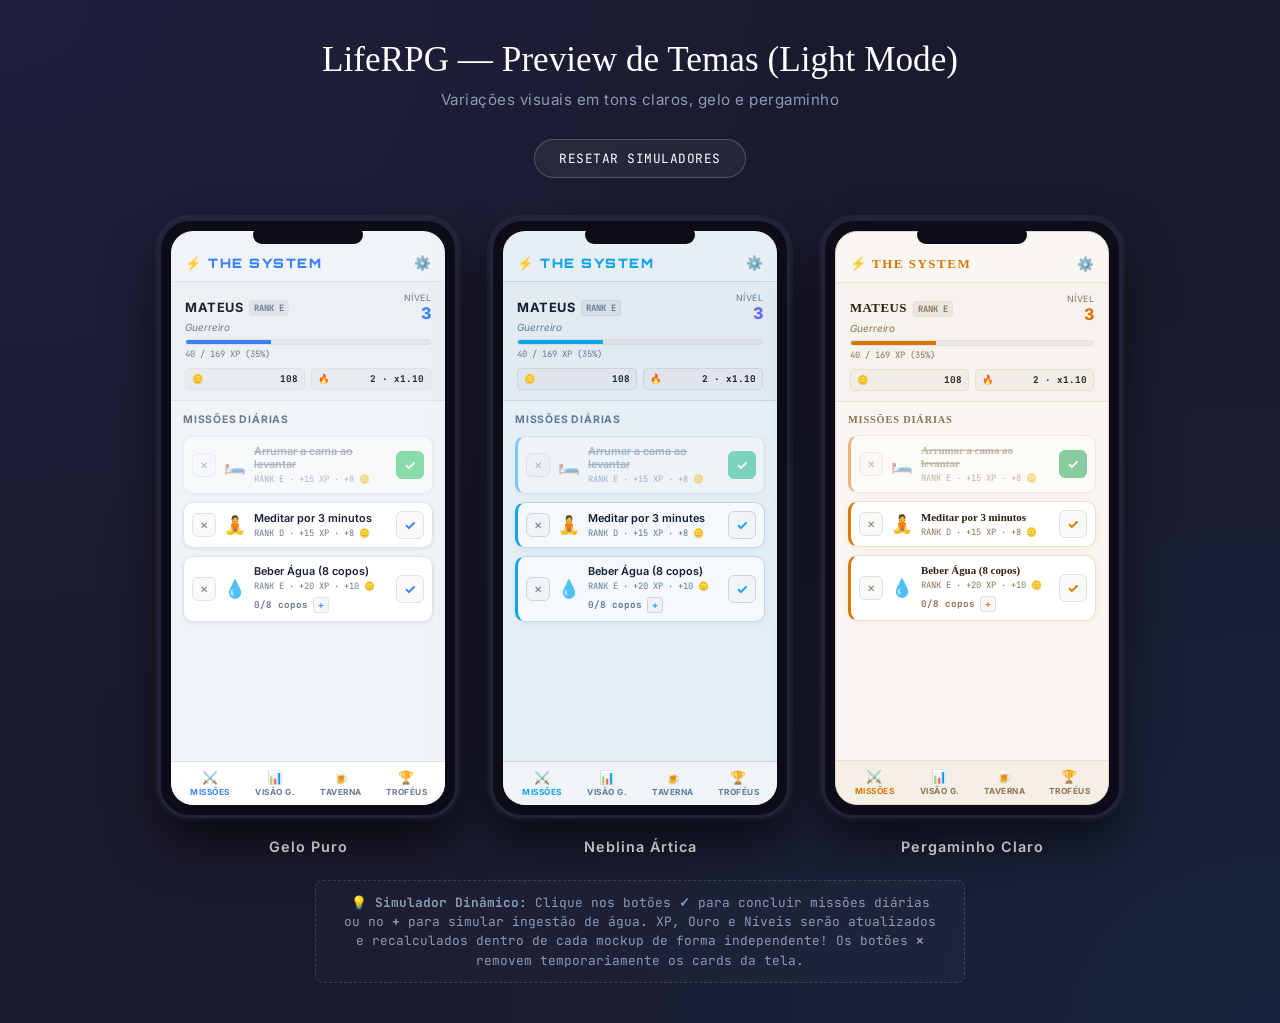
<file: theme-preview-ice.html>
<!DOCTYPE html>
<html lang="pt-BR">
<head>
    <meta charset="UTF-8">
    <meta name="viewport" content="width=device-width, initial-scale=1.0">
    <meta name="description" content="Preview comparativo e interativo dos temas claros (Light Mode) do LifeRPG OS: Gelo Puro, Neblina Ártica e Pergaminho Claro.">
    <title>LifeRPG — Preview de Temas (Light Mode)</title>
    <!-- Google Fonts -->
    <link rel="preconnect" href="https://fonts.googleapis.com">
    <link rel="preconnect" href="https://fonts.gstatic.com" crossorigin>
    <link href="https://fonts.googleapis.com/css2?family=Inter:wght@300;400;500;600;700&family=Orbitron:wght@400;700;900&family=JetBrains+Mono:wght@400;700&display=swap" rel="stylesheet">
    
    <style>
        :root {
            --bg-page: #1a1a2e;
            --text-page-title: #ffffff;
            --text-page-subtitle: #8b9bb4;
        }

        * {
            margin: 0;
            padding: 0;
            box-sizing: border-box;
            user-select: none;
        }

        body {
            background-color: var(--bg-page);
            color: #f5f0eb;
            font-family: 'Inter', sans-serif;
            min-height: 100vh;
            display: flex;
            flex-direction: column;
            align-items: center;
            padding: 40px 20px;
            background-image: 
                radial-gradient(at 0% 0%, rgba(99, 102, 241, 0.08) 0px, transparent 50%),
                radial-gradient(at 100% 100%, rgba(14, 165, 233, 0.08) 0px, transparent 50%);
        }

        header {
            text-align: center;
            margin-bottom: 30px;
        }

        h1 {
            font-family: Georgia, serif;
            font-size: 2.2rem;
            font-weight: normal;
            color: var(--text-page-title);
            margin-bottom: 10px;
        }

        header p {
            font-size: 0.95rem;
            color: var(--text-page-subtitle);
            font-family: 'Inter', sans-serif;
            letter-spacing: 0.5px;
        }

        .actions-bar {
            margin-bottom: 40px;
        }

        .btn-reset {
            background: rgba(255, 255, 255, 0.05);
            border: 1px solid rgba(255, 255, 255, 0.2);
            color: #ffffff;
            padding: 10px 24px;
            border-radius: 20px;
            font-family: 'JetBrains Mono', monospace;
            font-size: 0.8rem;
            cursor: pointer;
            transition: all 0.2s;
            letter-spacing: 0.5px;
        }

        .btn-reset:hover {
            background: #ffffff;
            color: #1a1a2e;
            box-shadow: 0 0 15px rgba(255, 255, 255, 0.3);
            transform: translateY(-1px);
        }

        /* Container Comparativo */
        .comparison-container {
            display: flex;
            justify-content: center;
            gap: 32px;
            flex-wrap: wrap;
            max-width: 1100px;
            width: 100%;
        }

        .mockup-wrapper {
            display: flex;
            flex-direction: column;
            align-items: center;
            gap: 15px;
        }

        .theme-title {
            font-family: 'Inter', sans-serif;
            font-size: 0.9rem;
            font-weight: 600;
            letter-spacing: 1px;
            color: #ffffff;
            margin-top: 5px;
        }

        /* Moldura do Celular */
        .phone-mockup {
            width: 300px;
            height: 600px;
            background: #0d0d1a;
            border-radius: 32px;
            padding: 10px;
            box-shadow: 0 25px 50px rgba(0, 0, 0, 0.6), 0 0 0 3px rgba(255, 255, 255, 0.05);
            position: relative;
            border: 3px solid #23233b;
        }

        /* Tela do Celular */
        .phone-screen {
            width: 100%;
            height: 100%;
            border-radius: 22px;
            overflow: hidden;
            display: flex;
            flex-direction: column;
            position: relative;
        }

        /* Notch / Câmera */
        .phone-notch {
            position: absolute;
            top: 5px;
            left: 50%;
            transform: translateX(-50%);
            width: 110px;
            height: 18px;
            background: #0d0d1a;
            border-radius: 10px;
            z-index: 100;
        }

        /* =========================================
           ESTRUTURA GERAL DO APP (INTERFACE)
           ========================================= */
        
        /* App Header */
        .app-header {
            padding: 24px 14px 10px 14px;
            display: flex;
            justify-content: space-between;
            align-items: center;
            border-bottom: 1px solid var(--border-color);
            position: relative;
            z-index: 10;
        }

        .app-brand {
            font-family: 'Orbitron', sans-serif;
            font-size: 13px;
            font-weight: 900;
            letter-spacing: 1.5px;
            color: var(--destaque-color);
        }

        .settings-btn {
            font-size: 0.85rem;
            color: var(--text-sec-color);
            cursor: pointer;
            transition: transform 0.2s;
        }
        .settings-btn:hover {
            transform: rotate(30deg);
        }

        /* Player Card */
        .player-card {
            padding: 10px 14px;
            border-bottom: 1px solid var(--border-color);
            background: rgba(0, 0, 0, 0.015);
        }

        .player-info-row {
            display: flex;
            justify-content: space-between;
            align-items: center;
            margin-bottom: 4px;
        }

        .player-name-section {
            display: flex;
            align-items: center;
            gap: 6px;
        }

        .player-name {
            font-size: 0.8rem;
            font-weight: 700;
            color: var(--text-pri-color);
            letter-spacing: 0.5px;
        }

        .player-rank {
            font-size: 0.55rem;
            font-family: 'JetBrains Mono', monospace;
            font-weight: 700;
            background: rgba(0, 0, 0, 0.05);
            border: 1px solid var(--border-color);
            padding: 1px 4px;
            border-radius: 3px;
            color: var(--text-sec-color);
        }

        .player-sub {
            font-size: 0.62rem;
            color: var(--text-sec-color);
            font-style: italic;
        }

        .player-level-col {
            text-align: right;
        }

        .player-level-lbl {
            font-size: 0.55rem;
            color: var(--text-sec-color);
            text-transform: uppercase;
            letter-spacing: 0.5px;
            display: block;
        }

        .player-level-val {
            font-size: 1rem;
            font-weight: 800;
            color: var(--destaque-color);
            line-height: 1.1;
        }

        /* XP Bar */
        .xp-bar-container {
            width: 100%;
            height: 6px;
            background: rgba(0, 0, 0, 0.04);
            border-radius: 3px;
            overflow: hidden;
            margin: 6px 0 3px 0;
            border: 1px solid rgba(0, 0, 0, 0.03);
            position: relative;
        }

        .xp-bar-fill {
            height: 100%;
            background: var(--destaque-color);
            width: 35%;
            transition: width 0.4s ease;
        }

        .xp-label {
            font-size: 0.55rem;
            color: var(--text-sec-color);
            font-family: 'JetBrains Mono', monospace;
            display: block;
            margin-bottom: 8px;
        }

        /* Chips do HUD */
        .hud-chips {
            display: flex;
            gap: 6px;
        }

        .hud-chip {
            flex: 1;
            padding: 4px 6px;
            background: rgba(0, 0, 0, 0.02);
            border: 1px solid var(--border-color);
            border-radius: 5px;
            display: flex;
            justify-content: space-between;
            align-items: center;
            font-size: 0.58rem;
            font-family: 'JetBrains Mono', monospace;
            font-weight: 700;
            color: var(--text-sec-color);
        }

        .hud-chip-val {
            color: var(--text-pri-color);
        }

        /* Quests Area */
        .quest-area {
            flex: 1;
            padding: 12px;
            overflow-y: auto;
            scrollbar-width: none;
        }
        .quest-area::-webkit-scrollbar {
            display: none;
        }

        .quest-area-title {
            font-size: 0.65rem;
            font-weight: 700;
            letter-spacing: 0.8px;
            color: var(--text-sec-color);
            margin-bottom: 10px;
            text-transform: uppercase;
        }

        /* Card de Missão */
        .quest-card {
            background-color: var(--card-bg);
            border: 1px solid var(--border-color);
            border-radius: 10px;
            padding: 8px;
            margin-bottom: 8px;
            display: flex;
            align-items: center;
            gap: 8px;
            transition: all 0.25s ease;
            position: relative;
            box-shadow: var(--shadow-spec);
            border-left: var(--border-left-spec, 1px solid var(--border-color));
        }

        .quest-btn-del {
            width: 24px;
            height: 24px;
            border-radius: 6px;
            border: 1px solid var(--border-color);
            background: rgba(0, 0, 0, 0.02);
            color: var(--text-sec-color);
            display: flex;
            align-items: center;
            justify-content: center;
            font-size: 0.65rem;
            cursor: pointer;
            transition: all 0.2s;
        }

        .quest-btn-del:hover {
            background: var(--red-color);
            border-color: var(--red-color);
            color: #ffffff !important;
        }

        .quest-emoji {
            font-size: 1.1rem;
            line-height: 1;
            display: flex;
            align-items: center;
            justify-content: center;
        }

        .quest-content {
            flex: 1;
            display: flex;
            flex-direction: column;
            gap: 2px;
        }

        .quest-title {
            font-size: 0.68rem;
            color: var(--text-pri-color);
            font-weight: 600;
            line-height: 1.2;
            transition: all 0.25s;
        }

        .quest-meta {
            font-size: 0.55rem;
            color: var(--text-sec-color);
            font-family: 'JetBrains Mono', monospace;
        }

        .quest-btn-check {
            width: 28px;
            height: 28px;
            border-radius: 6px;
            border: 1px solid var(--border-color);
            background: rgba(0, 0, 0, 0.02);
            color: var(--destaque-color);
            display: flex;
            align-items: center;
            justify-content: center;
            font-size: 0.85rem;
            font-weight: bold;
            cursor: pointer;
            transition: all 0.2s;
        }

        .quest-btn-check:hover {
            background: var(--destaque-color);
            border-color: var(--destaque-color);
            color: #ffffff !important;
        }

        /* Contador de Água */
        .water-controls {
            display: flex;
            align-items: center;
            gap: 5px;
            margin-top: 3px;
        }

        .water-count-lbl {
            font-size: 0.58rem;
            color: var(--text-sec-color);
            font-family: 'JetBrains Mono', monospace;
            font-weight: 700;
        }

        .water-btn-add {
            width: 16px;
            height: 16px;
            border-radius: 3px;
            border: 1px solid var(--border-color);
            background: rgba(0, 0, 0, 0.03);
            color: var(--destaque-color);
            display: flex;
            align-items: center;
            justify-content: center;
            font-size: 0.6rem;
            font-weight: bold;
            cursor: pointer;
        }

        .water-btn-add:hover {
            background: var(--destaque-color);
            border-color: var(--destaque-color);
            color: #ffffff;
        }

        /* Estados de Quests */
        .quest-card.completed {
            opacity: 0.5;
        }

        .quest-card.completed .quest-title {
            text-decoration: line-through;
            color: var(--text-sec-color);
        }

        .quest-card.completed .quest-btn-check {
            background: var(--green-color);
            border-color: var(--green-color);
            color: #ffffff;
        }

        .quest-card.deleted {
            opacity: 0;
            transform: scale(0.9) translateY(-10px);
            pointer-events: none;
        }

        /* Nav Inferior */
        .app-nav {
            border-top: 1px solid var(--border-color);
            padding: 8px 6px;
            display: flex;
            justify-content: space-around;
            background: rgba(255, 255, 255, 0.95);
            backdrop-filter: blur(10px);
            z-index: 10;
        }

        .nav-item {
            display: flex;
            flex-direction: column;
            align-items: center;
            gap: 2px;
            font-size: 0.52rem;
            color: var(--text-sec-color);
            font-weight: 700;
            letter-spacing: 0.5px;
            cursor: pointer;
            transition: color 0.2s;
            flex: 1;
            text-align: center;
        }

        .nav-item.active {
            color: var(--destaque-color);
        }

        .nav-icon {
            font-size: 0.8rem;
        }

        /* =========================================
           VARIAÇÕES DE ESTILOS POR MOCKUP
           ========================================= */

        /* 1. GELO PURO */
        #mockup-gelo {
            --app-bg: #f0f4f8;
            --card-bg: #ffffff;
            --border-color: #dde3ea;
            --text-pri-color: #1a2332;
            --text-sec-color: #6b7a8d;
            --destaque-color: #3b82f6;
            --green-color: #22c55e;
            --red-color: #ef4444;
            --shadow-spec: 0 1px 4px rgba(0,0,0,0.08);
        }
        #mockup-gelo .phone-screen {
            background-color: var(--app-bg);
        }
        #mockup-gelo .app-brand {
            font-family: 'Orbitron', sans-serif;
        }
        #mockup-gelo .player-name,
        #mockup-gelo .quest-area-title,
        #mockup-gelo .quest-title,
        #mockup-gelo .player-sub {
            font-family: 'Inter', sans-serif;
        }

        /* 2. NEBLINA ÁRTICA */
        #mockup-neblina {
            --app-bg: #e8eef5;
            --card-bg: #f5f8fc;
            --border-color: #c8d4e0;
            --text-pri-color: #0f1f35;
            --text-sec-color: #5a7a9a;
            --destaque-color: #0ea5e9;
            --destaque-sec: #6366f1;
            --green-color: #10b981;
            --red-color: #f43f5e;
            --shadow-spec: 0 2px 8px rgba(14,165,233,0.1);
            --border-left-spec: 3px solid #0ea5e9;
        }
        #mockup-neblina .phone-screen {
            background-color: var(--app-bg);
        }
        #mockup-neblina .app-brand {
            font-family: 'Orbitron', sans-serif;
        }
        #mockup-neblina .player-name,
        #mockup-neblina .quest-area-title,
        #mockup-neblina .quest-title,
        #mockup-neblina .player-sub {
            font-family: 'Inter', sans-serif;
        }
        #mockup-neblina .app-nav {
            background: #f0f4f9;
        }
        #mockup-neblina .player-level-val {
            color: var(--destaque-sec);
        }

        /* 3. PERGAMINHO CLARO */
        #mockup-pergaminho {
            --app-bg: #faf7f2;
            --card-bg: #ffffff;
            --border-color: #e8dfd0;
            --text-pri-color: #2c1f0e;
            --text-sec-color: #8b7355;
            --destaque-color: #d97706;
            --green-color: #16a34a;
            --red-color: #dc2626;
            --shadow-spec: 0 1px 6px rgba(217,119,6,0.1);
            --border-left-spec: 3px solid #d97706;
        }
        #mockup-pergaminho .phone-screen {
            background-color: var(--app-bg);
            border: 1px solid #dfd5c4;
        }
        #mockup-pergaminho .app-brand,
        #mockup-pergaminho .player-name,
        #mockup-pergaminho .quest-area-title,
        #mockup-pergaminho .quest-title {
            font-family: Georgia, serif;
        }
        #mockup-pergaminho .player-sub,
        #mockup-pergaminho .player-level-lbl,
        #mockup-pergaminho .player-level-val {
            font-family: 'Inter', sans-serif;
        }
        #mockup-pergaminho .app-nav {
            background: #f5efe6;
        }

        /* Toast explicativo de interação */
        .interaction-hint {
            margin-top: 25px;
            font-size: 0.8rem;
            color: var(--text-page-subtitle);
            font-family: 'JetBrains Mono', monospace;
            text-align: center;
            max-width: 650px;
            line-height: 1.5;
            background: rgba(255, 255, 255, 0.02);
            border: 1px dashed rgba(255, 255, 255, 0.15);
            padding: 12px 24px;
            border-radius: 8px;
        }
    </style>
</head>
<body>

    <header>
        <h1>LifeRPG — Preview de Temas (Light Mode)</h1>
        <p>Variações visuais em tons claros, gelo e pergaminho</p>
    </header>

    <div class="actions-bar">
        <button class="btn-reset" onclick="resetMockups()">RESETAR SIMULADORES</button>
    </div>

    <main class="comparison-container">
        
        <!-- MOCKUP 1: GELO PURO -->
        <div class="mockup-wrapper">
            <div class="phone-mockup" id="mockup-gelo">
                <div class="phone-notch"></div>
                <div class="phone-screen">
                    
                    <!-- Header -->
                    <div class="app-header">
                        <div class="app-brand">⚡ THE SYSTEM</div>
                        <div class="settings-btn" title="Configurações">⚙️</div>
                    </div>

                    <!-- Player Card -->
                    <div class="player-card">
                        <div class="player-info-row">
                            <div class="player-name-section">
                                <span class="player-name">MATEUS</span>
                                <span class="player-rank">RANK E</span>
                            </div>
                            <div class="player-level-col">
                                <span class="player-level-lbl">Nível</span>
                                <span class="player-level-val lvl-val">3</span>
                            </div>
                        </div>
                        <div class="player-info-row" style="margin-top: -6px; margin-bottom: 4px;">
                            <span class="player-sub">Guerreiro</span>
                        </div>
                        <div class="xp-bar-container">
                            <div class="xp-bar-fill"></div>
                        </div>
                        <span class="xp-label xp-lbl">40 / 169 XP (35%)</span>
                        
                        <div class="hud-chips">
                            <div class="hud-chip">
                                <span>🪙</span>
                                <span class="hud-chip-val gold-val">108</span>
                            </div>
                            <div class="hud-chip">
                                <span>🔥</span>
                                <span class="hud-chip-val streak-val">2 · x1.10</span>
                            </div>
                        </div>
                    </div>

                    <!-- Quests Area -->
                    <div class="quest-area">
                        <div class="quest-area-title">Missões Diárias</div>
                        
                        <!-- Quest 1 (Concluída) -->
                        <div class="quest-card completed" id="g-quest-1">
                            <div class="quest-btn-del" onclick="deleteQuest('g-quest-1')">✕</div>
                            <div class="quest-emoji">🛏️</div>
                            <div class="quest-content">
                                <span class="quest-title">Arrumar a cama ao levantar</span>
                                <span class="quest-meta">RANK E · +15 XP · +8 🪙</span>
                            </div>
                            <div class="quest-btn-check" onclick="toggleQuest('g-quest-1', 15)">✓</div>
                        </div>

                        <!-- Quest 2 -->
                        <div class="quest-card" id="g-quest-2">
                            <div class="quest-btn-del" onclick="deleteQuest('g-quest-2')">✕</div>
                            <div class="quest-emoji">🧘</div>
                            <div class="quest-content">
                                <span class="quest-title">Meditar por 3 minutos</span>
                                <span class="quest-meta">RANK D · +15 XP · +8 🪙</span>
                            </div>
                            <div class="quest-btn-check" onclick="toggleQuest('g-quest-2', 15)">✓</div>
                        </div>

                        <!-- Quest 3 -->
                        <div class="quest-card" id="g-quest-3">
                            <div class="quest-btn-del" onclick="deleteQuest('g-quest-3')">✕</div>
                            <div class="quest-emoji">💧</div>
                            <div class="quest-content">
                                <span class="quest-title">Beber Água (8 copos)</span>
                                <span class="quest-meta">RANK E · +20 XP · +10 🪙</span>
                                <div class="water-controls">
                                    <span class="water-count-lbl">0/8 copos</span>
                                    <button class="water-btn-add" onclick="drinkWater('g-quest-3', 20)">+</button>
                                </div>
                            </div>
                            <div class="quest-btn-check" onclick="completeWater('g-quest-3', 20)">✓</div>
                        </div>

                    </div>

                    <!-- Navigation Inferior -->
                    <div class="app-nav">
                        <div class="nav-item active">
                            <span class="nav-icon">⚔️</span>
                            <span>MISSÕES</span>
                        </div>
                        <div class="nav-item">
                            <span class="nav-icon">📊</span>
                            <span>VISÃO G.</span>
                        </div>
                        <div class="nav-item">
                            <span class="nav-icon">🍺</span>
                            <span>TAVERNA</span>
                        </div>
                        <div class="nav-item">
                            <span class="nav-icon">🏆</span>
                            <span>TROFÉUS</span>
                        </div>
                    </div>

                </div>
            </div>
            <div class="theme-title">Gelo Puro</div>
        </div>

        <!-- MOCKUP 2: NEBLINA ÁRTICA -->
        <div class="mockup-wrapper">
            <div class="phone-mockup" id="mockup-neblina">
                <div class="phone-notch"></div>
                <div class="phone-screen">
                    
                    <!-- Header -->
                    <div class="app-header">
                        <div class="app-brand">⚡ THE SYSTEM</div>
                        <div class="settings-btn" title="Configurações">⚙️</div>
                    </div>

                    <!-- Player Card -->
                    <div class="player-card">
                        <div class="player-info-row">
                            <div class="player-name-section">
                                <span class="player-name">MATEUS</span>
                                <span class="player-rank">RANK E</span>
                            </div>
                            <div class="player-level-col">
                                <span class="player-level-lbl">Nível</span>
                                <span class="player-level-val lvl-val">3</span>
                            </div>
                        </div>
                        <div class="player-info-row" style="margin-top: -6px; margin-bottom: 4px;">
                            <span class="player-sub">Guerreiro</span>
                        </div>
                        <div class="xp-bar-container">
                            <div class="xp-bar-fill"></div>
                        </div>
                        <span class="xp-label xp-lbl">40 / 169 XP (35%)</span>
                        
                        <div class="hud-chips">
                            <div class="hud-chip">
                                <span>🪙</span>
                                <span class="hud-chip-val gold-val">108</span>
                            </div>
                            <div class="hud-chip">
                                <span>🔥</span>
                                <span class="hud-chip-val streak-val">2 · x1.10</span>
                            </div>
                        </div>
                    </div>

                    <!-- Quests Area -->
                    <div class="quest-area">
                        <div class="quest-area-title">Missões Diárias</div>
                        
                        <!-- Quest 1 (Concluída) -->
                        <div class="quest-card completed" id="n-quest-1">
                            <div class="quest-btn-del" onclick="deleteQuest('n-quest-1')">✕</div>
                            <div class="quest-emoji">🛏️</div>
                            <div class="quest-content">
                                <span class="quest-title">Arrumar a cama ao levantar</span>
                                <span class="quest-meta">RANK E · +15 XP · +8 🪙</span>
                            </div>
                            <div class="quest-btn-check" onclick="toggleQuest('n-quest-1', 15)">✓</div>
                        </div>

                        <!-- Quest 2 -->
                        <div class="quest-card" id="n-quest-2">
                            <div class="quest-btn-del" onclick="deleteQuest('n-quest-2')">✕</div>
                            <div class="quest-emoji">🧘</div>
                            <div class="quest-content">
                                <span class="quest-title">Meditar por 3 minutes</span>
                                <span class="quest-meta">RANK D · +15 XP · +8 🪙</span>
                            </div>
                            <div class="quest-btn-check" onclick="toggleQuest('n-quest-2', 15)">✓</div>
                        </div>

                        <!-- Quest 3 -->
                        <div class="quest-card" id="n-quest-3">
                            <div class="quest-btn-del" onclick="deleteQuest('n-quest-3')">✕</div>
                            <div class="quest-emoji">💧</div>
                            <div class="quest-content">
                                <span class="quest-title">Beber Água (8 copos)</span>
                                <span class="quest-meta">RANK E · +20 XP · +10 🪙</span>
                                <div class="water-controls">
                                    <span class="water-count-lbl">0/8 copos</span>
                                    <button class="water-btn-add" onclick="drinkWater('n-quest-3', 20)">+</button>
                                </div>
                            </div>
                            <div class="quest-btn-check" onclick="completeWater('n-quest-3', 20)">✓</div>
                        </div>

                    </div>

                    <!-- Navigation Inferior -->
                    <div class="app-nav">
                        <div class="nav-item active">
                            <span class="nav-icon">⚔️</span>
                            <span>MISSÕES</span>
                        </div>
                        <div class="nav-item">
                            <span class="nav-icon">📊</span>
                            <span>VISÃO G.</span>
                        </div>
                        <div class="nav-item">
                            <span class="nav-icon">🍺</span>
                            <span>TAVERNA</span>
                        </div>
                        <div class="nav-item">
                            <span class="nav-icon">🏆</span>
                            <span>TROFÉUS</span>
                        </div>
                    </div>

                </div>
            </div>
            <div class="theme-title">Neblina Ártica</div>
        </div>

        <!-- MOCKUP 3: PERGAMINHO CLARO -->
        <div class="mockup-wrapper">
            <div class="phone-mockup" id="mockup-pergaminho">
                <div class="phone-notch"></div>
                <div class="phone-screen">
                    
                    <!-- Header -->
                    <div class="app-header">
                        <div class="app-brand">⚡ THE SYSTEM</div>
                        <div class="settings-btn" title="Configurações">⚙️</div>
                    </div>

                    <!-- Player Card -->
                    <div class="player-card">
                        <div class="player-info-row">
                            <div class="player-name-section">
                                <span class="player-name">MATEUS</span>
                                <span class="player-rank">RANK E</span>
                            </div>
                            <div class="player-level-col">
                                <span class="player-level-lbl">Nível</span>
                                <span class="player-level-val lvl-val">3</span>
                            </div>
                        </div>
                        <div class="player-info-row" style="margin-top: -6px; margin-bottom: 4px;">
                            <span class="player-sub">Guerreiro</span>
                        </div>
                        <div class="xp-bar-container">
                            <div class="xp-bar-fill"></div>
                        </div>
                        <span class="xp-label xp-lbl">40 / 169 XP (35%)</span>
                        
                        <div class="hud-chips">
                            <div class="hud-chip">
                                <span>🪙</span>
                                <span class="hud-chip-val gold-val">108</span>
                            </div>
                            <div class="hud-chip">
                                <span>🔥</span>
                                <span class="hud-chip-val streak-val">2 · x1.10</span>
                            </div>
                        </div>
                    </div>

                    <!-- Quests Area -->
                    <div class="quest-area">
                        <div class="quest-area-title">Missões Diárias</div>
                        
                        <!-- Quest 1 (Concluída) -->
                        <div class="quest-card completed" id="p-quest-1">
                            <div class="quest-btn-del" onclick="deleteQuest('p-quest-1')">✕</div>
                            <div class="quest-emoji">🛏️</div>
                            <div class="quest-content">
                                <span class="quest-title">Arrumar a cama ao levantar</span>
                                <span class="quest-meta">RANK E · +15 XP · +8 🪙</span>
                            </div>
                            <div class="quest-btn-check" onclick="toggleQuest('p-quest-1', 15)">✓</div>
                        </div>

                        <!-- Quest 2 -->
                        <div class="quest-card" id="p-quest-2">
                            <div class="quest-btn-del" onclick="deleteQuest('p-quest-2')">✕</div>
                            <div class="quest-emoji">🧘</div>
                            <div class="quest-content">
                                <span class="quest-title">Meditar por 3 minutos</span>
                                <span class="quest-meta">RANK D · +15 XP · +8 🪙</span>
                            </div>
                            <div class="quest-btn-check" onclick="toggleQuest('p-quest-2', 15)">✓</div>
                        </div>

                        <!-- Quest 3 -->
                        <div class="quest-card" id="p-quest-3">
                            <div class="quest-btn-del" onclick="deleteQuest('p-quest-3')">✕</div>
                            <div class="quest-emoji">💧</div>
                            <div class="quest-content">
                                <span class="quest-title">Beber Água (8 copos)</span>
                                <span class="quest-meta">RANK E · +20 XP · +10 🪙</span>
                                <div class="water-controls">
                                    <span class="water-count-lbl">0/8 copos</span>
                                    <button class="water-btn-add" onclick="drinkWater('p-quest-3', 20)">+</button>
                                </div>
                            </div>
                            <div class="quest-btn-check" onclick="completeWater('p-quest-3', 20)">✓</div>
                        </div>

                    </div>

                    <!-- Navigation Inferior -->
                    <div class="app-nav">
                        <div class="nav-item active">
                            <span class="nav-icon">⚔️</span>
                            <span>MISSÕES</span>
                        </div>
                        <div class="nav-item">
                            <span class="nav-icon">📊</span>
                            <span>VISÃO G.</span>
                        </div>
                        <div class="nav-item">
                            <span class="nav-icon">🍺</span>
                            <span>TAVERNA</span>
                        </div>
                        <div class="nav-item">
                            <span class="nav-icon">🏆</span>
                            <span>TROFÉUS</span>
                        </div>
                    </div>

                </div>
            </div>
            <div class="theme-title">Pergaminho Claro</div>
        </div>

    </main>

    <div class="interaction-hint">
        💡 <strong>Simulador Dinâmico:</strong> Clique nos botões <strong>✓</strong> para concluir missões diárias 
        ou no <strong>+</strong> para simular ingestão de água. XP, Ouro e Níveis serão atualizados e recalculados 
        dentro de cada mockup de forma independente! Os botões <strong>✕</strong> removem temporariamente os cards da tela.
    </div>

    <script>
        // Estrutura de estado isolada para cada um dos mockups
        const state = {
            gelo: { level: 3, xp: 40, gold: 108, streak: 2, water: 0 },
            neblina: { level: 3, xp: 40, gold: 108, streak: 2, water: 0 },
            pergaminho: { level: 3, xp: 40, gold: 108, streak: 2, water: 0 }
        };

        // Constantes da curva de XP do LifeRPG (169 XP necessário para subir de nível)
        const XP_REQ = 169;

        // Identifica o mockup correspondente a partir do ID de um elemento
        function getMockupType(elementId) {
            if (elementId.startsWith('g-')) return 'gelo';
            if (elementId.startsWith('n-')) return 'neblina';
            if (elementId.startsWith('p-')) return 'pergaminho';
            return null;
        }

        // Atualiza visualmente o HUD de um celular específico
        function updateHUD(type) {
            const data = state[type];
            let containerId = '';
            if (type === 'gelo') containerId = 'mockup-gelo';
            if (type === 'neblina') containerId = 'mockup-neblina';
            if (type === 'pergaminho') containerId = 'mockup-pergaminho';

            const phone = document.getElementById(containerId);
            
            // Valores numéricos
            phone.querySelector('.lvl-val').innerText = data.level;
            phone.querySelector('.gold-val').innerText = data.gold;
            phone.querySelector('.streak-val').innerText = `${data.streak} · x${(1 + data.streak * 0.05).toFixed(2)}`;
            
            // Lógica da Barra de XP
            const percentage = Math.min(100, Math.floor((data.xp / XP_REQ) * 100));
            phone.querySelector('.xp-bar-fill').style.width = percentage + '%';
            phone.querySelector('.xp-lbl').innerText = `${data.xp} / ${XP_REQ} XP (${percentage}%)`;
        }

        // Simula recebimento de recompensa
        function awardRecompense(type, xpGain, goldGain) {
            const data = state[type];
            data.xp += xpGain;
            data.gold += goldGain;

            // Lógica de subir de nível
            if (data.xp >= XP_REQ) {
                data.xp -= XP_REQ;
                data.level += 1;
                data.streak += 1;
            }

            updateHUD(type);
        }

        // Lógica de check das quests 1 e 2
        function toggleQuest(cardId, xpGain) {
            const card = document.getElementById(cardId);
            const isCompleted = card.classList.contains('completed');
            const type = getMockupType(cardId);

            if (!isCompleted) {
                card.classList.add('completed');
                awardRecompense(type, xpGain, 8);
            } else {
                card.classList.remove('completed');
                const data = state[type];
                data.xp = Math.max(0, data.xp - xpGain);
                data.gold = Math.max(0, data.gold - 8);
                updateHUD(type);
            }
        }

        // Remove temporariamente o card da lista
        function deleteQuest(cardId) {
            const card = document.getElementById(cardId);
            card.classList.add('deleted');
            
            // Retorna após 6 segundos para nova interação
            setTimeout(() => {
                card.classList.remove('deleted');
            }, 6000);
        }

        // Incrementador de água
        function drinkWater(cardId, xpGain) {
            event.stopPropagation(); // Evita clicar na quest inteira
            const card = document.getElementById(cardId);
            const type = getMockupType(cardId);
            const data = state[type];

            if (card.classList.contains('completed')) {
                return; // Água já cheia
            }

            data.water += 1;
            card.querySelector('.water-count-lbl').innerText = `${data.water}/8 copos`;

            if (data.water >= 8) {
                card.classList.add('completed');
                awardRecompense(type, xpGain, 10);
            } else {
                // Pequeno gold por hidratação parcial
                data.gold += 1;
                updateHUD(type);
            }
        }

        // Check ✓ geral no card de água (atalho)
        function completeWater(cardId, xpGain) {
            const card = document.getElementById(cardId);
            const isCompleted = card.classList.contains('completed');
            const type = getMockupType(cardId);
            const data = state[type];

            if (!isCompleted) {
                data.water = 8;
                card.querySelector('.water-count-lbl').innerText = "8/8 copos";
                card.classList.add('completed');
                awardRecompense(type, xpGain, 10);
            } else {
                data.water = 0;
                card.querySelector('.water-count-lbl').innerText = "0/8 copos";
                card.classList.remove('completed');
                
                // Desfaz
                data.xp = Math.max(0, data.xp - xpGain);
                data.gold = Math.max(0, data.gold - 10);
                updateHUD(type);
            }
        }

        // Reseta todos os simuladores
        function resetMockups() {
            // Reseta estados
            state.gelo = { level: 3, xp: 40, gold: 108, streak: 2, water: 0 };
            state.neblina = { level: 3, xp: 40, gold: 108, streak: 2, water: 0 };
            state.pergaminho = { level: 3, xp: 40, gold: 108, streak: 2, water: 0 };

            // Atualiza HUDs
            updateHUD('gelo');
            updateHUD('neblina');
            updateHUD('pergaminho');

            // Restaura quests
            const cards = document.querySelectorAll('.quest-card');
            cards.forEach(card => {
                card.classList.remove('deleted');
                if (card.id.endsWith('quest-1')) {
                    card.classList.add('completed');
                } else {
                    card.classList.remove('completed');
                }
            });

            // Reseta labels
            document.querySelectorAll('.water-count-lbl').forEach(lbl => {
                lbl.innerText = "0/8 copos";
            });
        }
    </script>
</body>
</html>
</file>
